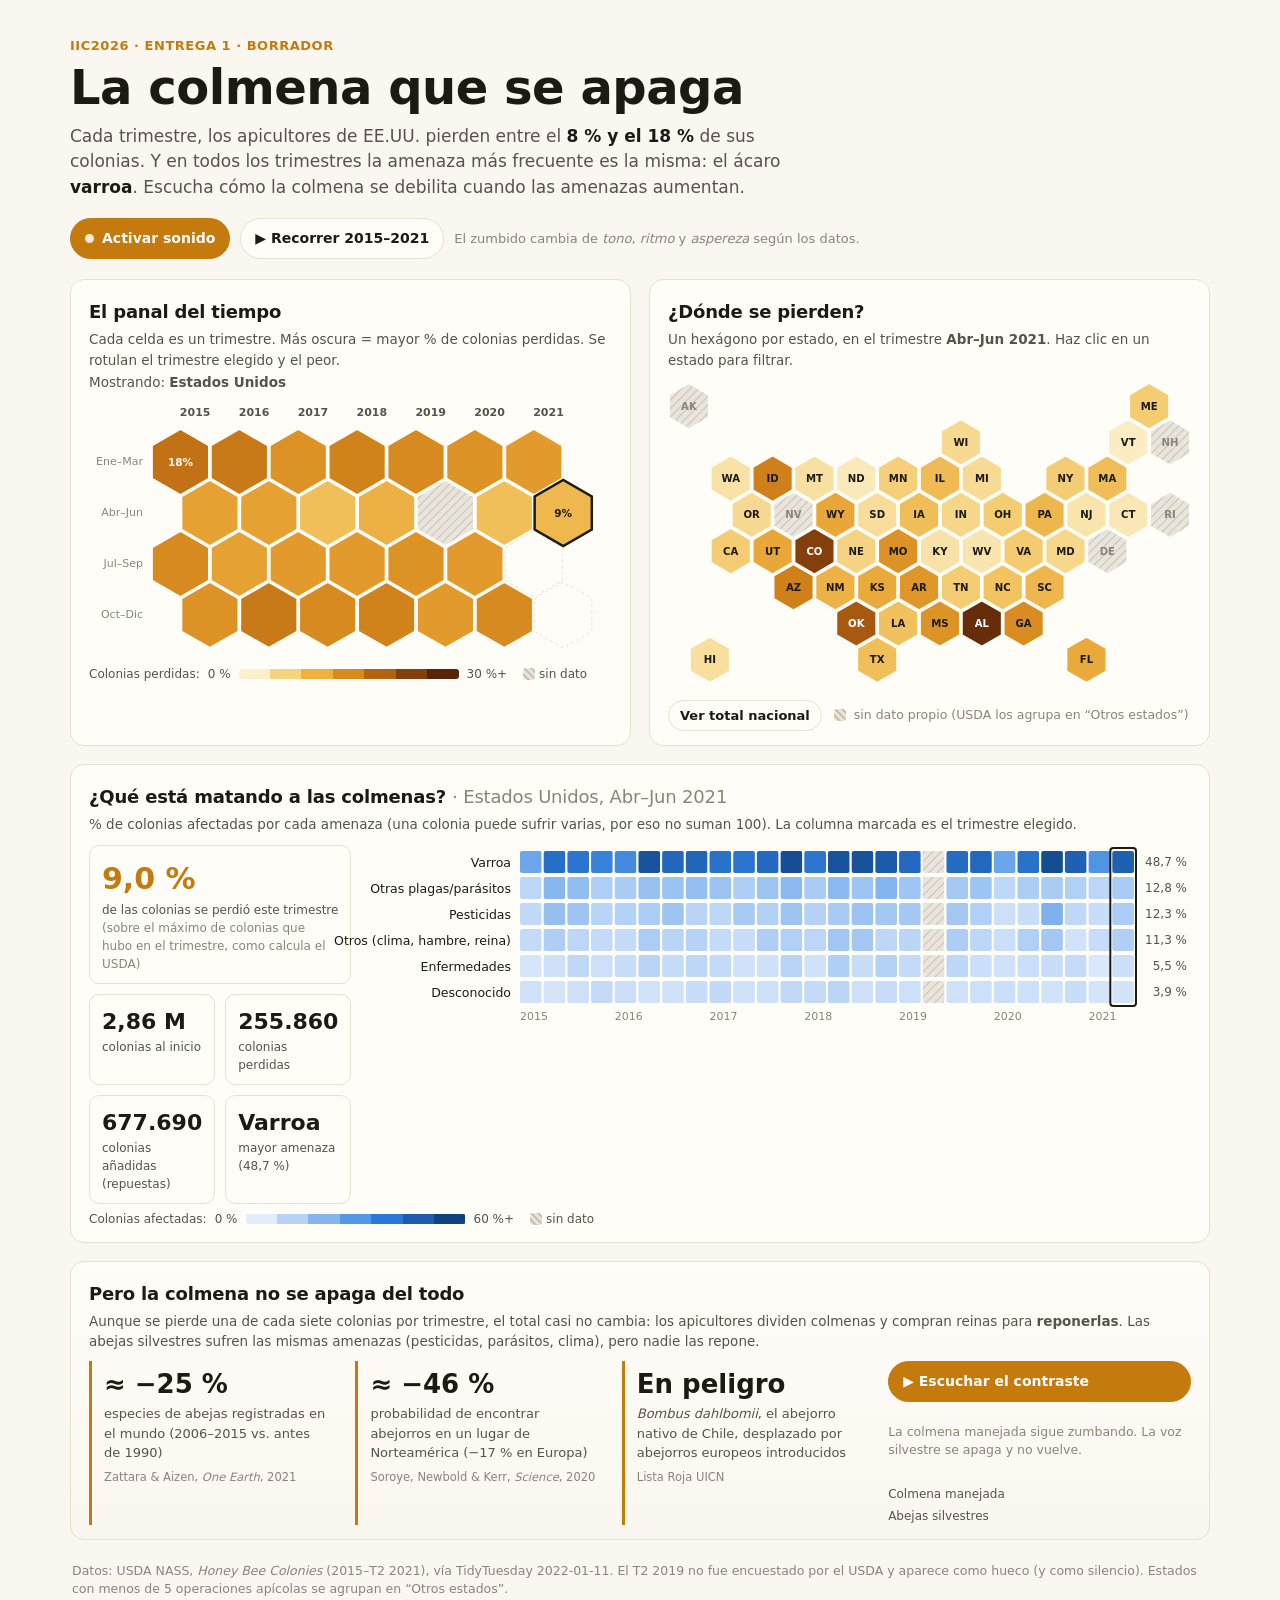
<file: versiones/borrador/index.html>
<!doctype html>
<html lang="es">
<head>
  <meta charset="utf-8">
  <meta name="viewport" content="width=device-width, initial-scale=1">
  <title>La colmena que se apaga</title>
  <meta name="description" content="Pérdida trimestral de colonias de abejas melíferas en EE.UU. (2015–2021), sus causas y el silencio de las abejas silvestres. Visualización con sonificación.">
  <link rel="stylesheet" href="css/style.css">
</head>
<body>
  <header class="top">
    <div class="wrap">
      <p class="kicker">IIC2026 · Entrega 1 · Borrador</p>
      <h1>La colmena que se apaga</h1>
      <p class="lede">
        Cada trimestre, los apicultores de EE.UU. pierden entre el <strong>8&nbsp;% y el 18&nbsp;%</strong> de sus colonias.
        Y en todos los trimestres la amenaza más frecuente es la misma: el ácaro <strong>varroa</strong>. Escucha cómo la colmena se debilita
        cuando las amenazas aumentan.
      </p>
      <div class="controls" role="group" aria-label="Controles de sonido">
        <button id="btn-sound" class="btn primary" aria-pressed="false">
          <span class="dot" aria-hidden="true"></span><span class="lbl">Activar sonido</span>
        </button>
        <button id="btn-play" class="btn" aria-pressed="false">▶ Recorrer 2015–2021</button>
        <span class="hint" id="sound-hint">El zumbido cambia de <em>tono</em>, <em>ritmo</em> y <em>aspereza</em> según los datos.</span>
      </div>
    </div>
  </header>

  <main class="wrap">
    <section class="grid-2">
      <article class="card" id="card-panal">
        <header class="card-h">
          <h2>El panal del tiempo</h2>
          <p class="sub">Cada celda es un trimestre. Más oscura = mayor % de colonias perdidas. Se rotulan el trimestre elegido y el peor.
            <span class="scope">Mostrando: <strong id="scope-name">Estados Unidos</strong></span></p>
        </header>
        <div id="panal" class="viz" aria-label="Panal de trimestres"></div>
        <div id="legend-loss" class="legend"></div>
      </article>

      <article class="card" id="card-mapa">
        <header class="card-h">
          <h2>¿Dónde se pierden?</h2>
          <p class="sub">Un hexágono por estado, en el trimestre <strong id="map-period">—</strong>. Haz clic en un estado para filtrar.</p>
        </header>
        <div id="mapa" class="viz" aria-label="Mapa hexagonal de estados"></div>
        <div class="map-foot">
          <button id="btn-us" class="btn small">Ver total nacional</button>
          <span class="muted small-t"><span class="swatch hatch"></span> sin dato propio (USDA los agrupa en “Otros estados”)</span>
        </div>
      </article>
    </section>

    <section class="card" id="card-detalle">
      <header class="card-h">
        <h2>¿Qué está matando a las colmenas? <span class="muted" id="det-title">—</span></h2>
        <p class="sub">% de colonias afectadas por cada amenaza (una colonia puede sufrir varias, por eso no suman 100). La columna marcada es el trimestre elegido.</p>
      </header>
      <div class="det-grid">
        <div class="tiles" id="tiles"></div>
        <div id="estres" class="viz" aria-label="Amenazas por trimestre"></div>
      </div>
      <div id="legend-stress" class="legend"></div>
    </section>

    <section class="card coda" id="card-coda">
      <header class="card-h">
        <h2>Pero la colmena no se apaga del todo</h2>
        <p class="sub">
          Aunque se pierde una de cada siete colonias por trimestre, el total casi no cambia:
          los apicultores dividen colmenas y compran reinas para <strong>reponerlas</strong>.
          Las abejas silvestres sufren las mismas amenazas (pesticidas, parásitos, clima), pero nadie las repone.
        </p>
      </header>
      <div class="coda-grid">
        <div class="stat">
          <div class="big">≈ −25&nbsp;%</div>
          <div class="stat-l">especies de abejas registradas en el mundo (2006–2015 vs. antes de 1990)</div>
          <div class="src">Zattara &amp; Aizen, <em>One Earth</em>, 2021</div>
        </div>
        <div class="stat">
          <div class="big">≈ −46&nbsp;%</div>
          <div class="stat-l">probabilidad de encontrar abejorros en un lugar de Norteamérica (−17&nbsp;% en Europa)</div>
          <div class="src">Soroye, Newbold &amp; Kerr, <em>Science</em>, 2020</div>
        </div>
        <div class="stat">
          <div class="big">En peligro</div>
          <div class="stat-l"><em>Bombus dahlbomii</em>, el abejorro nativo de Chile, desplazado por abejorros europeos introducidos</div>
          <div class="src">Lista Roja UICN</div>
        </div>
        <div class="coda-play">
          <button id="btn-coda" class="btn primary">▶ Escuchar el contraste</button>
          <p class="muted small-t">La colmena manejada sigue zumbando. La voz silvestre se apaga y no vuelve.</p>
          <div id="coda-meter" class="meter" aria-hidden="true">
            <div><span>Colmena manejada</span><i id="m-hive"></i></div>
            <div><span>Abejas silvestres</span><i id="m-wild"></i></div>
          </div>
        </div>
      </div>
    </section>

    <footer class="foot muted small-t">
      Datos: USDA NASS, <em>Honey Bee Colonies</em> (2015–T2 2021), vía TidyTuesday 2022-01-11. El T2 2019 no fue encuestado por el USDA y aparece como hueco (y como silencio).
      Estados con menos de 5 operaciones apícolas se agrupan en “Otros estados”.
    </footer>
  </main>

  <div id="tip" class="tip" role="tooltip" hidden></div>

  <script src="js/vendor/d3.min.js"></script>
  <script src="data/data.js"></script>
  <script src="js/sonido.js"></script>
  <script src="js/main.js"></script>
</body>
</html>
</file>
<file: versiones/borrador/css/style.css>
:root {
  color-scheme: light;
  --bg: #faf7f0;
  --surface: #fffdf8;
  --line: #e7e1d3;
  --ink: #1d1a14;
  --ink-2: #57524a;
  --ink-3: #8a8479;
  --accent: #c47a0c;
  --accent-ink: #ffffff;
  --missing: #e9e5dc;
  --hatch: #c9c2b3;
  --sel: #1d1a14;
  --tip-bg: #1d1a14;
  --tip-ink: #fffdf8;
  --radius: 14px;
}
@media (prefers-color-scheme: dark) {
  :root:not([data-theme="light"]) {
    color-scheme: dark;
    --bg: #141310;
    --surface: #1c1b17;
    --line: #34312a;
    --ink: #f6f2e8;
    --ink-2: #c8c2b4;
    --ink-3: #8f897c;
    --accent: #e9a53a;
    --accent-ink: #1a1408;
    --missing: #2b2924;
    --hatch: #4a463d;
    --sel: #ffffff;
    --tip-bg: #f6f2e8;
    --tip-ink: #1c1b17;
  }
}
:root[data-theme="dark"] {
  color-scheme: dark;
  --bg: #141310; --surface: #1c1b17; --line: #34312a; --ink: #f6f2e8; --ink-2: #c8c2b4; --ink-3: #8f897c;
  --accent: #e9a53a; --accent-ink: #1a1408; --missing: #2b2924; --hatch: #4a463d; --sel: #ffffff;
  --tip-bg: #f6f2e8; --tip-ink: #1c1b17;
}

* { box-sizing: border-box; }
html, body { margin: 0; }
body {
  background: var(--bg);
  color: var(--ink);
  font: 15px/1.5 system-ui, -apple-system, "Segoe UI", Roboto, sans-serif;
  -webkit-font-smoothing: antialiased;
}
.wrap { max-width: 1180px; margin: 0 auto; padding: 0 20px; }
h1, h2 { margin: 0; letter-spacing: -0.01em; }
h1 { font-size: clamp(30px, 5vw, 48px); line-height: 1.05; }
h2 { font-size: 18px; }
.muted { color: var(--ink-3); font-weight: 400; }
.small-t { font-size: 12.5px; }

.top { padding: 36px 0 20px; }
.kicker { margin: 0 0 6px; color: var(--accent); font-weight: 600; font-size: 13px; letter-spacing: .04em; text-transform: uppercase; }
.lede { max-width: 720px; color: var(--ink-2); font-size: 17px; margin: 12px 0 18px; }
.lede strong { color: var(--ink); }

.controls { display: flex; flex-wrap: wrap; gap: 10px; align-items: center; }
.hint { color: var(--ink-3); font-size: 13px; }
.btn {
  font: inherit; font-size: 14px; font-weight: 600;
  border: 1px solid var(--line); background: var(--surface); color: var(--ink);
  padding: 9px 14px; border-radius: 999px; cursor: pointer;
  display: inline-flex; gap: 8px; align-items: center;
}
.btn:hover { border-color: var(--ink-3); }
.btn:focus-visible { outline: 2px solid var(--accent); outline-offset: 2px; }
.btn.primary { background: var(--accent); border-color: var(--accent); color: var(--accent-ink); }
.btn.small { padding: 5px 11px; font-size: 13px; }
.btn[aria-pressed="true"] .dot { animation: buzz .25s infinite alternate; }
.dot { width: 9px; height: 9px; border-radius: 50%; background: currentColor; opacity: .85; }
@keyframes buzz { from { transform: translateX(-1px);} to { transform: translateX(1px);} }

main { display: grid; gap: 18px; padding-bottom: 40px; }
.grid-2 { display: grid; grid-template-columns: 1fr 1fr; gap: 18px; }
@media (max-width: 900px) { .grid-2 { grid-template-columns: 1fr; } }

.card {
  background: var(--surface); border: 1px solid var(--line); border-radius: var(--radius);
  padding: 18px 18px 14px; min-width: 0;
}
.card-h .sub { margin: 4px 0 10px; color: var(--ink-2); font-size: 13.5px; }
.scope { display: block; margin-top: 2px; }
.viz { width: 100%; position: relative; }
.viz svg { display: block; width: 100%; height: auto; overflow: visible; }

.legend { display: flex; align-items: center; gap: 8px; font-size: 12px; color: var(--ink-2); margin-top: 6px; flex-wrap: wrap; }
.legend .ramp { display: flex; height: 10px; border-radius: 3px; overflow: hidden; width: 220px; max-width: 60%; }
.legend .ramp i { flex: 1; }
.swatch { display: inline-block; width: 12px; height: 12px; border-radius: 3px; vertical-align: -2px; margin-right: 4px; }
.swatch.hatch { background: repeating-linear-gradient(45deg, var(--missing) 0 3px, var(--hatch) 3px 5px); }
.map-foot { display: flex; gap: 12px; align-items: center; flex-wrap: wrap; margin-top: 6px; }

.det-grid { display: grid; grid-template-columns: 240px 1fr; gap: 20px; align-items: start; }
@media (max-width: 800px) { .det-grid { grid-template-columns: 1fr; } }
.tiles { display: grid; grid-template-columns: 1fr 1fr; gap: 10px; }
.tile { border: 1px solid var(--line); border-radius: 10px; padding: 10px 12px; }
.tile .v { font-size: 22px; font-weight: 700; font-variant-numeric: tabular-nums; }
.tile .l { font-size: 12px; color: var(--ink-2); }
.tile.wide { grid-column: span 2; }
.tile.hero .v { font-size: 30px; color: var(--accent); }

.coda { background: linear-gradient(180deg, var(--surface), var(--bg)); }
.coda-grid { display: grid; grid-template-columns: repeat(3, 1fr) 1.2fr; gap: 14px; align-items: stretch; }
@media (max-width: 900px) { .coda-grid { grid-template-columns: 1fr 1fr; } }
@media (max-width: 520px) { .coda-grid { grid-template-columns: 1fr; } }
.stat { border-left: 3px solid var(--accent); padding: 4px 12px; }
.stat .big { font-size: 26px; font-weight: 750; }
.stat .stat-l { font-size: 13px; color: var(--ink-2); }
.stat .src { font-size: 11.5px; color: var(--ink-3); margin-top: 6px; }
.coda-play { display: flex; flex-direction: column; gap: 8px; }
.meter div { display: grid; grid-template-columns: 120px 1fr; align-items: center; gap: 8px; font-size: 12px; color: var(--ink-2); margin-top: 4px; }
.meter i { display: block; height: 8px; border-radius: 4px; background: var(--accent); width: 0%; transition: width .15s linear; }
.meter div:nth-child(2) i { background: var(--ink-2); }

.foot { padding: 4px 2px; }

.tip {
  position: fixed; z-index: 10; pointer-events: none;
  background: var(--tip-bg); color: var(--tip-ink);
  padding: 8px 10px; border-radius: 8px; font-size: 12.5px; line-height: 1.4;
  max-width: 260px; box-shadow: 0 6px 20px rgba(0,0,0,.18);
}
.tip b { font-weight: 700; }

.axis-t { fill: var(--ink-3); font-size: 11px; }
.axis-t.strong { fill: var(--ink-2); font-weight: 600; }
.cell { stroke: var(--surface); stroke-width: 2; cursor: pointer; }
.cell.sel { stroke: var(--sel); stroke-width: 2.5; }
.hex-lbl { font-size: 10.5px; font-weight: 600; pointer-events: none; text-anchor: middle; dominant-baseline: central; }
.row-l { fill: var(--ink); font-size: 12.5px; }
.row-v { fill: var(--ink-2); font-size: 12px; font-variant-numeric: tabular-nums; }
.col-sel { fill: none; stroke: var(--sel); stroke-width: 2; rx: 3; pointer-events: none; }
</file>
